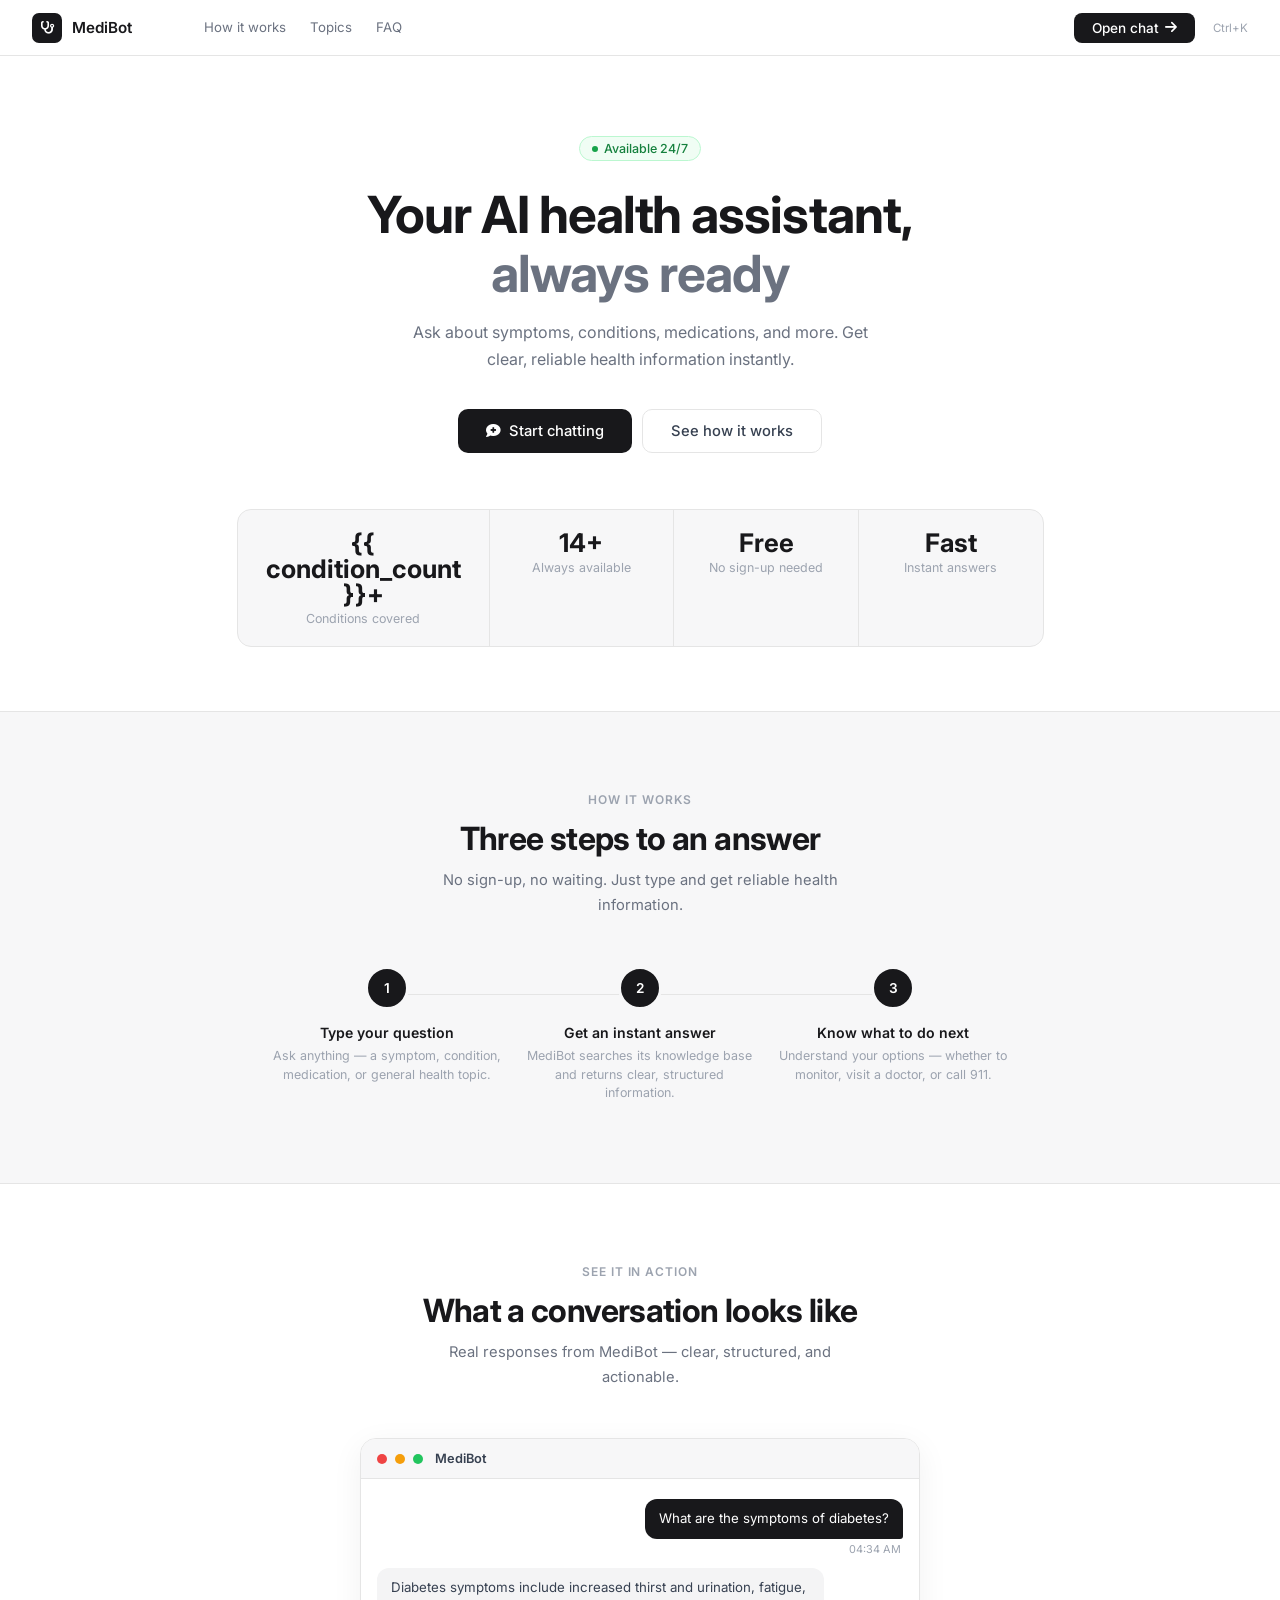
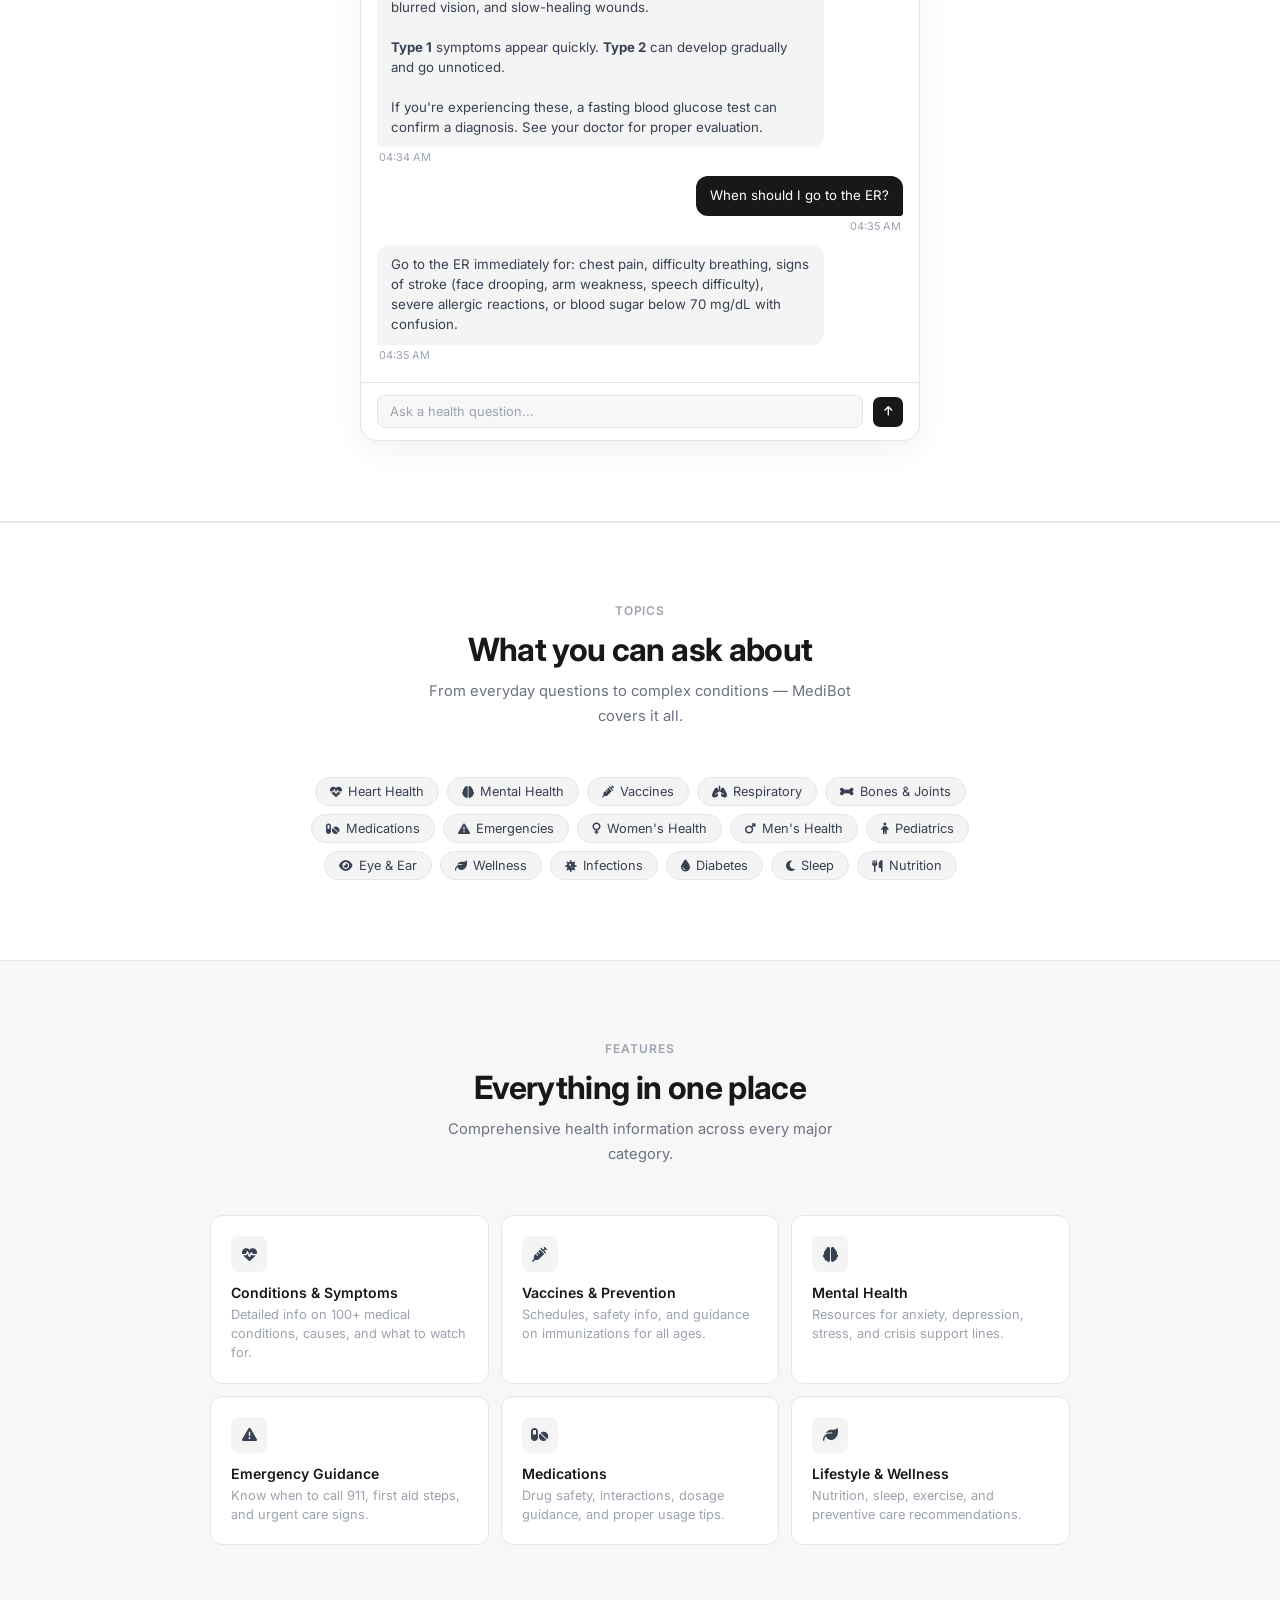
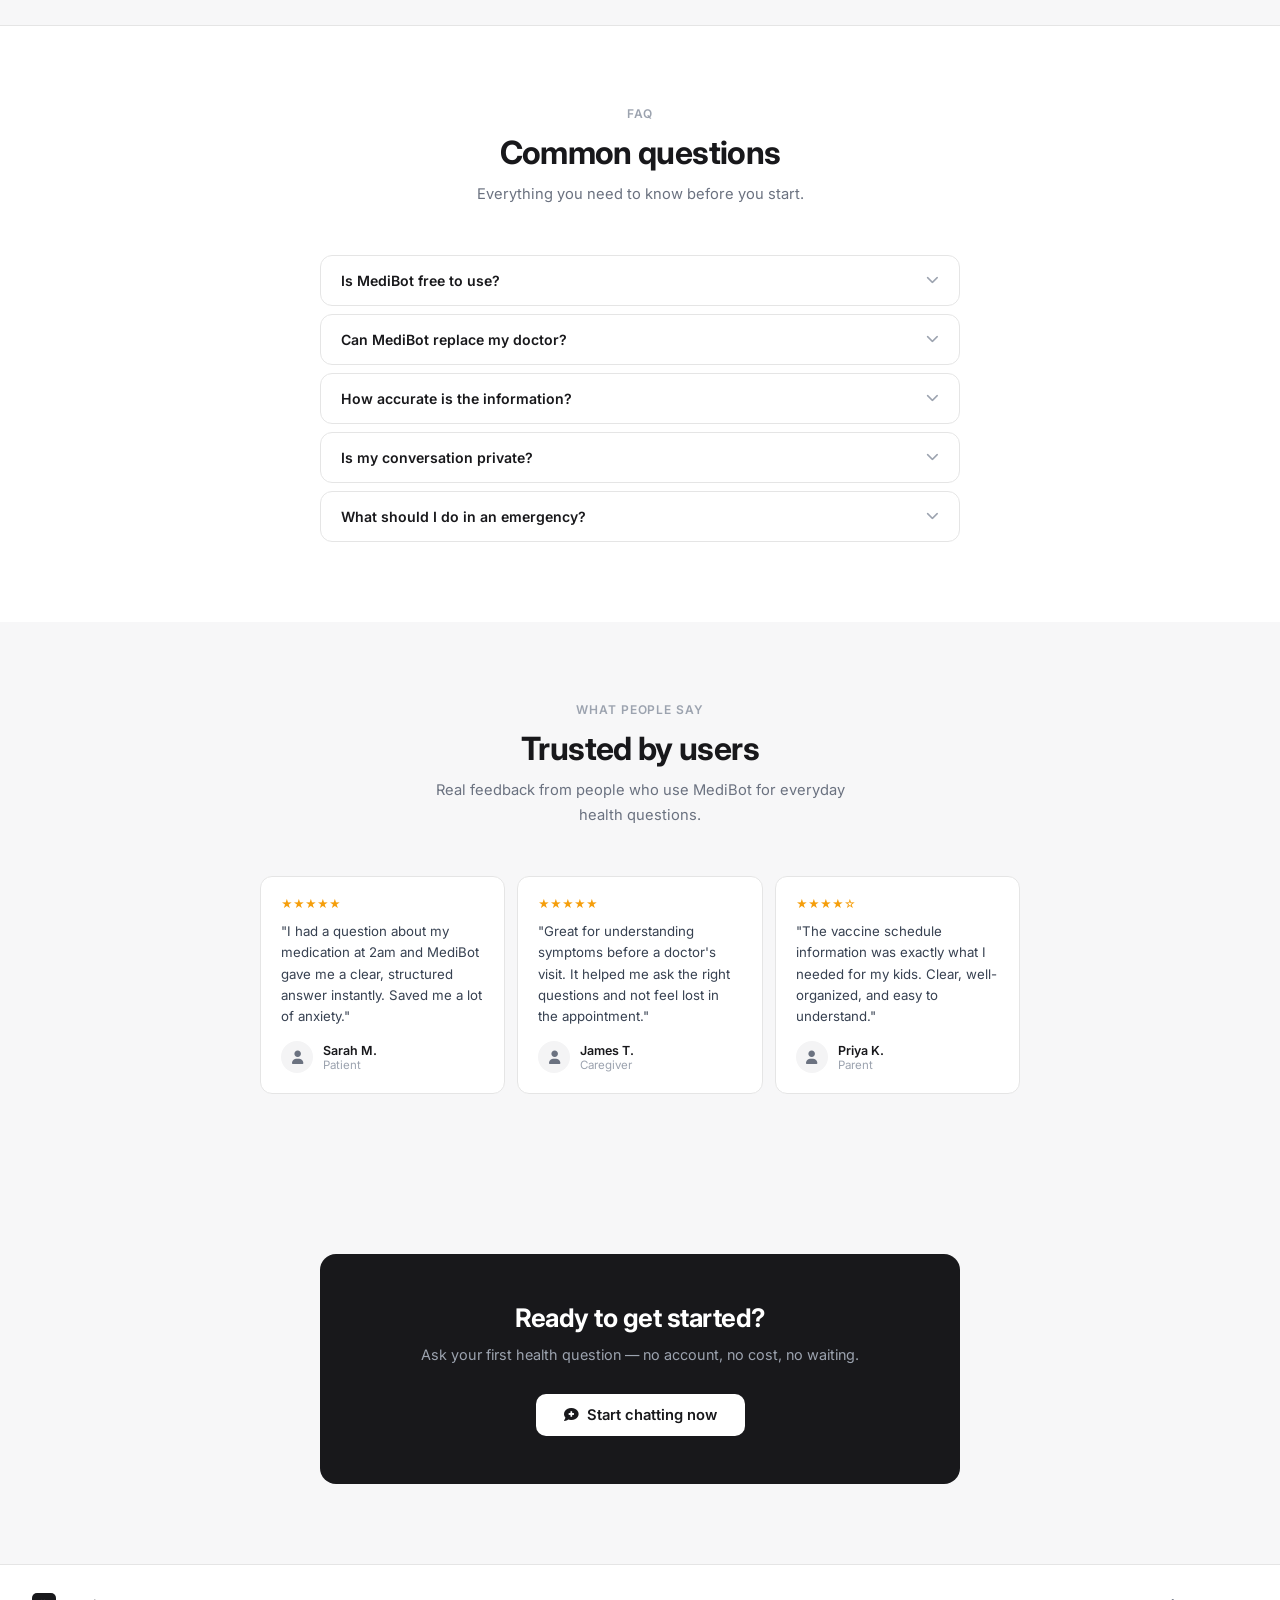
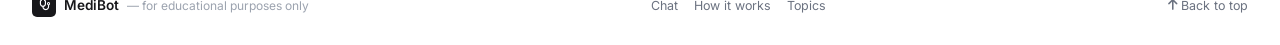
<file: templates/index.html>
<!DOCTYPE html>
<html lang="en">
<head>
    <meta charset="UTF-8">
    <meta name="viewport" content="width=device-width, initial-scale=1.0">
    <title>MediBot — AI Health Assistant</title>
    <meta name="theme-color" content="#ffffff">
    <link rel="icon" type="image/svg+xml" href="/static/favicon.svg">
    <link rel="manifest" href="/static/manifest.json">
    <link rel="stylesheet" href="/static/style.css" media="print">
    <meta property="og:title" content="MediBot — AI Health Assistant">
    <meta property="og:description" content="Ask about symptoms, conditions, medications, and more. Get clear, reliable health information instantly.">
    <meta property="og:type" content="website">
    <meta property="og:image" content="/static/favicon.svg">
    <link href="https://fonts.googleapis.com/css2?family=Inter:wght@400;500;600;700&display=swap" rel="stylesheet">
    <link rel="stylesheet" href="https://cdnjs.cloudflare.com/ajax/libs/font-awesome/6.4.0/css/all.min.css">
    <style>
        *, *::before, *::after { box-sizing: border-box; margin: 0; padding: 0; }
        html { scroll-behavior: smooth; }

        body {
            font-family: 'Inter', sans-serif;
            background: #f7f7f8;
            color: #1a1a1a;
            min-height: 100vh;
            display: flex;
            flex-direction: column;
        }

        /* ── Nav ── */
        nav {
            height: 56px;
            background: #fff;
            border-bottom: 1px solid #e5e5e5;
            display: flex;
            align-items: center;
            padding: 0 32px;
            gap: 10px;
            position: sticky;
            top: 0;
            z-index: 100;
            animation: navSlide 0.4s ease both;
        }
        .nav-logo {
            width: 30px; height: 30px;
            background: #18181b; border-radius: 7px;
            display: flex; align-items: center; justify-content: center;
            color: white; font-size: 13px;
        }
        .nav-name { font-size: 0.95rem; font-weight: 600; color: #18181b; }
        .nav-links { display: flex; gap: 4px; margin-left: 20px; }
        .nav-link {
            font-size: 0.83rem; color: #6b7280; text-decoration: none;
            padding: 5px 10px; border-radius: 6px;
            transition: background 0.15s, color 0.15s;
        }
        .nav-link:hover { background: #f4f4f5; color: #18181b; }
        .nav-cta {
            margin-left: auto;
            background: #18181b; color: white; border: none;
            border-radius: 8px; padding: 7px 18px;
            font-size: 0.85rem; font-weight: 500; cursor: pointer;
            text-decoration: none; font-family: 'Inter', sans-serif;
            display: inline-flex; align-items: center; gap: 6px;
            transition: background 0.15s, transform 0.15s;
        }
        .nav-cta:hover { background: #374151; transform: translateY(-1px); }
        .nav-cta i { transition: transform 0.2s; }
        .nav-cta:hover i { transform: translateX(3px); }

        /* ── Section wrapper ── */
        .section { padding: 80px 24px; display: flex; flex-direction: column; align-items: center; }
        .section-label {
            font-size: 0.75rem; font-weight: 600; letter-spacing: 0.08em;
            text-transform: uppercase; color: #9ca3af; margin-bottom: 12px;
        }
        .section-title {
            font-size: clamp(1.5rem, 3vw, 2rem); font-weight: 700;
            color: #18181b; letter-spacing: -0.02em; text-align: center;
            margin-bottom: 10px;
        }
        .section-sub {
            font-size: 0.92rem; color: #6b7280; text-align: center;
            max-width: 440px; line-height: 1.7; margin-bottom: 48px;
        }

        /* ── Hero ── */
        .hero {
            padding: 80px 24px 64px;
            display: flex; flex-direction: column;
            align-items: center; text-align: center;
            background: #fff; border-bottom: 1px solid #e5e5e5;
        }
        .hero-badge {
            display: inline-flex; align-items: center; gap: 6px;
            background: #f0fdf4; border: 1px solid #bbf7d0;
            color: #15803d; border-radius: 20px;
            padding: 4px 12px; font-size: 0.78rem; font-weight: 500;
            margin-bottom: 24px;
            animation: fadeUp 0.5s ease 0.1s both, badgePulse 2.4s ease 1s infinite;
        }
        .hero-badge span {
            width: 6px; height: 6px; background: #16a34a;
            border-radius: 50%; display: inline-block;
        }
        .hero h1 {
            font-size: clamp(2rem, 5vw, 3.2rem); font-weight: 700;
            color: #18181b; line-height: 1.15; letter-spacing: -0.02em;
            max-width: 640px; margin-bottom: 16px;
            animation: fadeUp 0.5s ease 0.2s both;
        }
        .hero h1 em { font-style: normal; color: #6b7280; }
        .hero > p {
            font-size: 1rem; color: #6b7280; max-width: 460px;
            line-height: 1.7; margin-bottom: 36px;
            animation: fadeUp 0.5s ease 0.3s both;
        }
        .hero-actions {
            display: flex; gap: 10px; flex-wrap: wrap;
            justify-content: center; margin-bottom: 56px;
            animation: fadeUp 0.5s ease 0.4s both;
        }
        .stats {
            display: flex; border: 1px solid #e5e5e5;
            border-radius: 14px; background: #f7f7f8; overflow: hidden;
            animation: fadeUp 0.5s ease 0.5s both;
        }
        .stat { flex: 1; padding: 20px 28px; text-align: center; border-right: 1px solid #e5e5e5; }
        .stat:last-child { border-right: none; }
        .stat-num { font-size: 1.6rem; font-weight: 700; color: #18181b; display: block; line-height: 1; margin-bottom: 4px; }
        .stat-label { font-size: 0.78rem; color: #9ca3af; }

        /* ── Buttons ── */
        .btn-primary {
            background: #18181b; color: white; border: none;
            border-radius: 10px; padding: 12px 28px;
            font-size: 0.92rem; font-weight: 500; cursor: pointer;
            text-decoration: none; font-family: 'Inter', sans-serif;
            display: inline-flex; align-items: center; gap: 8px;
            transition: background 0.15s, transform 0.15s, box-shadow 0.15s;
        }
        .btn-primary:hover { background: #374151; transform: translateY(-2px); box-shadow: 0 6px 20px rgba(24,24,27,0.18); }
        .btn-primary .spinner {
            display: none;
            width: 14px; height: 14px;
            border: 2px solid rgba(255,255,255,0.3);
            border-top-color: white;
            border-radius: 50%;
            animation: spin 0.6s linear infinite;
        }
        .btn-primary.loading .spinner { display: inline-block; }
        .btn-primary.loading .btn-icon { display: none; }
        .btn-primary.loading { pointer-events: none; opacity: 0.85; }
        @keyframes spin { to { transform: rotate(360deg); } }

        .btn-secondary {
            background: #fff; color: #374151; border: 1px solid #e5e5e5;
            border-radius: 10px; padding: 12px 28px;
            font-size: 0.92rem; font-weight: 500; cursor: pointer;
            text-decoration: none; font-family: 'Inter', sans-serif;
            display: inline-flex; align-items: center; gap: 8px;
            transition: all 0.15s, transform 0.15s;
        }
        .btn-secondary:hover { background: #f4f4f5; border-color: #d1d5db; transform: translateY(-2px); }

        /* ── How it works ── */
        .steps {
            display: flex; gap: 0; max-width: 760px; width: 100%;
            position: relative;
        }
        .steps::before {
            content: '';
            position: absolute; top: 28px; left: calc(16.6% + 14px);
            right: calc(16.6% + 14px); height: 1px;
            background: #e5e5e5; z-index: 0;
        }
        .step { flex: 1; display: flex; flex-direction: column; align-items: center; text-align: center; padding: 0 12px; position: relative; z-index: 1; }
        .step-num {
            width: 44px; height: 44px; border-radius: 50%;
            background: #18181b; color: white;
            display: flex; align-items: center; justify-content: center;
            font-size: 0.85rem; font-weight: 600; margin-bottom: 14px;
            border: 3px solid #f7f7f8;
            transition: transform 0.2s, box-shadow 0.2s;
        }
        .step:hover .step-num { transform: scale(1.12); box-shadow: 0 4px 16px rgba(24,24,27,0.2); }
        .step h3 { font-size: 0.88rem; font-weight: 600; color: #18181b; margin-bottom: 6px; }
        .step p  { font-size: 0.78rem; color: #9ca3af; line-height: 1.5; }

        /* ── Chat preview ── */
        .chat-preview {
            background: #fff; border: 1px solid #e5e5e5;
            border-radius: 16px; max-width: 560px; width: 100%;
            overflow: hidden; box-shadow: 0 8px 32px rgba(0,0,0,0.06);
        }
        .preview-topbar {
            background: #f7f7f8; border-bottom: 1px solid #e5e5e5;
            padding: 12px 16px; display: flex; align-items: center; gap: 8px;
        }
        .preview-dot { width: 10px; height: 10px; border-radius: 50%; }
        .preview-title { font-size: 0.8rem; font-weight: 600; color: #374151; margin-left: 4px; }
        .preview-messages { padding: 20px 16px; display: flex; flex-direction: column; gap: 12px; }
        .pm { display: flex; flex-direction: column; }
        .pm.user { align-items: flex-end; }
        .pm.bot  { align-items: flex-start; }
        .pm-bubble {
            padding: 10px 14px; border-radius: 12px;
            font-size: 0.83rem; line-height: 1.5; max-width: 85%;
        }
        .pm.user .pm-bubble { background: #18181b; color: #fff; border-bottom-right-radius: 3px; }
        .pm.bot  .pm-bubble { background: #f4f4f5; color: #374151; border-bottom-left-radius: 3px; }
        .pm-time { font-size: 0.68rem; color: #9ca3af; margin-top: 3px; padding: 0 2px; }
        .preview-input {
            border-top: 1px solid #e5e5e5; padding: 12px 16px;
            display: flex; align-items: center; gap: 10px;
        }
        .preview-input-box {
            flex: 1; background: #f7f7f8; border: 1px solid #e5e5e5;
            border-radius: 8px; padding: 8px 12px;
            font-size: 0.8rem; color: #9ca3af;
        }
        .preview-send {
            width: 30px; height: 30px; background: #18181b;
            border-radius: 7px; display: flex; align-items: center;
            justify-content: center; color: white; font-size: 11px;
        }

        /* ── Topics ── */
        .topics-section { background: #fff; border-top: 1px solid #e5e5e5; border-bottom: 1px solid #e5e5e5; }
        .topic-pills {
            display: flex; flex-wrap: wrap; gap: 8px;
            justify-content: center; max-width: 720px;
        }
        .topic-pill {
            background: #f4f4f5; border: 1px solid #e5e5e5;
            border-radius: 20px; padding: 6px 14px;
            font-size: 0.8rem; color: #374151;
            display: inline-flex; align-items: center; gap: 6px;
            cursor: pointer; text-decoration: none;
            transition: all 0.15s;
        }
        .topic-pill:hover { background: #18181b; color: #fff; border-color: #18181b; transform: translateY(-2px); }
        .topic-pill i { font-size: 0.75rem; }

        /* ── Features ── */
        .features {
            display: grid; grid-template-columns: repeat(auto-fit, minmax(220px, 1fr));
            gap: 12px; max-width: 860px; width: 100%;
        }
        .feature-card {
            background: #fff; border: 1px solid #e5e5e5;
            border-radius: 12px; padding: 20px; text-align: left;
            opacity: 0; transform: translateY(18px);
            transition: opacity 0.4s ease, transform 0.4s ease, box-shadow 0.15s;
        }
        .feature-card.visible { opacity: 1; transform: translateY(0); }
        .feature-card:hover { box-shadow: 0 6px 24px rgba(0,0,0,0.08); transform: translateY(-3px); }
        .feature-card:hover .feature-icon i { animation: iconSpin 0.4s ease; }
        .feature-icon {
            width: 36px; height: 36px; background: #f4f4f5;
            border-radius: 8px; display: flex; align-items: center;
            justify-content: center; font-size: 15px; color: #374151; margin-bottom: 12px;
        }
        .feature-card h3 { font-size: 0.88rem; font-weight: 600; color: #18181b; margin-bottom: 4px; }
        .feature-card p  { font-size: 0.8rem; color: #9ca3af; line-height: 1.5; }

        /* ── CTA banner ── */
        .cta-banner {
            background: #18181b; border-radius: 16px;
            padding: 48px 32px; text-align: center;
            max-width: 640px; width: 100%;
        }
        .cta-banner h2 { font-size: 1.6rem; font-weight: 700; color: #fff; margin-bottom: 10px; letter-spacing: -0.02em; }
        .cta-banner p  { font-size: 0.9rem; color: #9ca3af; margin-bottom: 28px; line-height: 1.6; }
        .btn-white {
            background: #fff; color: #18181b; border: none;
            border-radius: 10px; padding: 12px 28px;
            font-size: 0.92rem; font-weight: 600; cursor: pointer;
            text-decoration: none; font-family: 'Inter', sans-serif;
            display: inline-flex; align-items: center; gap: 8px;
            transition: all 0.15s;
        }
        .btn-white:hover { background: #f4f4f5; transform: translateY(-2px); }

        /* ── FAQ ── */
        .faq-list { max-width: 640px; width: 100%; display: flex; flex-direction: column; gap: 8px; }
        .faq-item {
            background: #fff; border: 1px solid #e5e5e5;
            border-radius: 12px; overflow: hidden;
            transition: box-shadow 0.15s;
        }
        .faq-item:hover { box-shadow: 0 4px 16px rgba(0,0,0,0.06); }
        .faq-q {
            width: 100%; background: none; border: none;
            padding: 16px 20px; display: flex; align-items: center;
            justify-content: space-between; cursor: pointer;
            font-family: 'Inter', sans-serif; font-size: 0.88rem;
            font-weight: 600; color: #18181b; text-align: left;
            gap: 12px;
        }
        .faq-q i { color: #9ca3af; transition: transform 0.25s; flex-shrink: 0; font-size: 0.8rem; }
        .faq-item.open .faq-q i { transform: rotate(180deg); color: #18181b; }
        .faq-a {
            max-height: 0; overflow: hidden;
            transition: max-height 0.3s ease, padding 0.3s ease;
            font-size: 0.83rem; color: #6b7280; line-height: 1.7;
            padding: 0 20px;
        }
        .faq-item.open .faq-a { max-height: 200px; padding: 0 20px 16px; }

        /* ── Testimonials ── */
        .testimonials {
            display: grid; grid-template-columns: repeat(auto-fit, minmax(220px, 1fr));
            gap: 12px; max-width: 760px; width: 100%;
        }
        .testimonial {
            background: #fff; border: 1px solid #e5e5e5;
            border-radius: 12px; padding: 20px;
            opacity: 0; transform: translateY(16px);
            transition: opacity 0.4s ease, transform 0.4s ease;
        }
        .testimonial.visible { opacity: 1; transform: translateY(0); }
        .testimonial p { font-size: 0.83rem; color: #374151; line-height: 1.6; margin-bottom: 14px; }
        .testimonial-author { display: flex; align-items: center; gap: 10px; }
        .t-avatar {
            width: 32px; height: 32px; border-radius: 50%;
            background: #f4f4f5; display: flex; align-items: center;
            justify-content: center; font-size: 13px; color: #6b7280;
        }
        .t-name { font-size: 0.78rem; font-weight: 600; color: #18181b; }
        .t-role { font-size: 0.72rem; color: #9ca3af; }
        .t-stars { color: #f59e0b; font-size: 0.7rem; margin-bottom: 10px; }

        /* ── Footer ── */
        footer {
            background: #fff; border-top: 1px solid #e5e5e5;
            padding: 28px 32px;
            display: flex; align-items: center; justify-content: space-between;
            flex-wrap: wrap; gap: 12px;
        }
        .footer-left { display: flex; align-items: center; gap: 8px; }
        .footer-logo {
            width: 24px; height: 24px; background: #18181b;
            border-radius: 5px; display: flex; align-items: center;
            justify-content: center; color: white; font-size: 10px;
        }
        .footer-name { font-size: 0.85rem; font-weight: 600; color: #18181b; }
        .footer-copy { font-size: 0.75rem; color: #9ca3af; }
        .footer-links { display: flex; gap: 16px; }
        .footer-links a { font-size: 0.78rem; color: #6b7280; text-decoration: none; transition: color 0.15s; }
        .footer-links a:hover { color: #18181b; }
        .back-top {
            font-size: 0.78rem; color: #6b7280; text-decoration: none;
            display: flex; align-items: center; gap: 4px; transition: color 0.15s;
        }
        .back-top:hover { color: #18181b; }

        /* ── Animations ── */
        @keyframes fadeUp { from { opacity:0; transform:translateY(22px); } to { opacity:1; transform:translateY(0); } }
        @keyframes badgePulse { 0%,100% { box-shadow:0 0 0 0 rgba(22,163,74,.35); } 50% { box-shadow:0 0 0 6px rgba(22,163,74,0); } }
        @keyframes navSlide { from { opacity:0; transform:translateY(-10px); } to { opacity:1; transform:translateY(0); } }
        @keyframes iconSpin { 0% { transform:rotate(0) scale(1); } 50% { transform:rotate(-12deg) scale(1.15); } 100% { transform:rotate(0) scale(1); } }

        .scroll-reveal { opacity: 0; transform: translateY(20px); transition: opacity 0.5s ease, transform 0.5s ease; }
        .scroll-reveal.visible { opacity: 1; transform: translateY(0); }

        @media (max-width: 600px) {
            nav { padding: 0 16px; }
            .nav-links { display: none; }
            .section { padding: 56px 16px; }
            .stats { flex-direction: column; }
            .stat { border-right: none; border-bottom: 1px solid #e5e5e5; }
            .stat:last-child { border-bottom: none; }
            .steps { flex-direction: column; gap: 28px; }
            .steps::before { display: none; }
            footer { flex-direction: column; align-items: flex-start; }
        }
    </style>
</head>
<body>

    <!-- Nav -->
    <nav>
        <div class="nav-logo"><i class="fas fa-stethoscope"></i></div>
        <span class="nav-name">MediBot</span>
        <nav class="nav-links">
            <a href="#how" class="nav-link">How it works</a>
            <a href="#topics" class="nav-link">Topics</a>
            <a href="#faq" class="nav-link">FAQ</a>
        </nav>
        <a href="/chat" class="nav-cta">Open chat <i class="fas fa-arrow-right"></i></a>
        <span style="font-size:0.72rem;color:#9ca3af;margin-left:8px;display:none;" id="kbHint">Ctrl+K</span>
    </nav>

    <!-- Hero -->
    <div class="hero">
        <div class="hero-badge"><span></span> Available 24/7</div>
        <h1>Your AI health assistant, <em>always ready</em></h1>
        <p>Ask about symptoms, conditions, medications, and more. Get clear, reliable health information instantly.</p>
        <div class="hero-actions">
            <a href="/chat" class="btn-primary" id="startChatBtn">
                <i class="fas fa-comment-medical btn-icon"></i>
                <span class="spinner"></span>
                Start chatting
            </a>
            <a href="#how" class="btn-secondary">See how it works</a>
        </div>
        <div class="stats">
            <div class="stat"><span class="stat-num">{{ condition_count }}+</span><div class="stat-label">Conditions covered</div></div>
            <div class="stat"><span class="stat-num">24/7</span><div class="stat-label">Always available</div></div>
            <div class="stat"><span class="stat-num">Free</span><div class="stat-label">No sign-up needed</div></div>
            <div class="stat"><span class="stat-num">Fast</span><div class="stat-label">Instant answers</div></div>
        </div>
    </div>

    <!-- How it works -->
    <div class="section" id="how">
        <p class="section-label scroll-reveal">How it works</p>
        <h2 class="section-title scroll-reveal">Three steps to an answer</h2>
        <p class="section-sub scroll-reveal">No sign-up, no waiting. Just type and get reliable health information.</p>
        <div class="steps scroll-reveal">
            <div class="step">
                <div class="step-num">1</div>
                <h3>Type your question</h3>
                <p>Ask anything — a symptom, condition, medication, or general health topic.</p>
            </div>
            <div class="step">
                <div class="step-num">2</div>
                <h3>Get an instant answer</h3>
                <p>MediBot searches its knowledge base and returns clear, structured information.</p>
            </div>
            <div class="step">
                <div class="step-num">3</div>
                <h3>Know what to do next</h3>
                <p>Understand your options — whether to monitor, visit a doctor, or call 911.</p>
            </div>
        </div>
    </div>

    <!-- Chat preview -->
    <div class="section" style="background:#fff; border-top:1px solid #e5e5e5; border-bottom:1px solid #e5e5e5;">
        <p class="section-label scroll-reveal">See it in action</p>
        <h2 class="section-title scroll-reveal">What a conversation looks like</h2>
        <p class="section-sub scroll-reveal">Real responses from MediBot — clear, structured, and actionable.</p>
        <div class="chat-preview scroll-reveal">
            <div class="preview-topbar">
                <div class="preview-dot" style="background:#ef4444"></div>
                <div class="preview-dot" style="background:#f59e0b"></div>
                <div class="preview-dot" style="background:#22c55e"></div>
                <span class="preview-title">MediBot</span>
            </div>
            <div class="preview-messages">
                <div class="pm user">
                    <div class="pm-bubble">What are the symptoms of diabetes?</div>
                    <div class="pm-time" id="pt1"></div>
                </div>
                <div class="pm bot">
                    <div class="pm-bubble">
                        Diabetes symptoms include increased thirst and urination, fatigue, blurred vision, and slow-healing wounds.<br><br>
                        <strong>Type 1</strong> symptoms appear quickly. <strong>Type 2</strong> can develop gradually and go unnoticed.<br><br>
                        If you're experiencing these, a fasting blood glucose test can confirm a diagnosis. See your doctor for proper evaluation.
                    </div>
                    <div class="pm-time" id="pt2"></div>
                </div>
                <div class="pm user">
                    <div class="pm-bubble">When should I go to the ER?</div>
                    <div class="pm-time" id="pt3"></div>
                </div>
                <div class="pm bot">
                    <div class="pm-bubble">
                        Go to the ER immediately for: chest pain, difficulty breathing, signs of stroke (face drooping, arm weakness, speech difficulty), severe allergic reactions, or blood sugar below 70 mg/dL with confusion.
                    </div>
                    <div class="pm-time" id="pt4"></div>
                </div>
            </div>
            <div class="preview-input">
                <div class="preview-input-box">Ask a health question...</div>
                <div class="preview-send"><i class="fas fa-arrow-up"></i></div>
            </div>
        </div>
    </div>

    <!-- Topics -->
    <div class="section topics-section" id="topics">
        <p class="section-label scroll-reveal">Topics</p>
        <h2 class="section-title scroll-reveal">What you can ask about</h2>
        <p class="section-sub scroll-reveal">From everyday questions to complex conditions — MediBot covers it all.</p>
        <div class="topic-pills scroll-reveal">
            <a href="/chat" class="topic-pill"><i class="fas fa-heart-pulse"></i> Heart Health</a>
            <a href="/chat" class="topic-pill"><i class="fas fa-brain"></i> Mental Health</a>
            <a href="/chat" class="topic-pill"><i class="fas fa-syringe"></i> Vaccines</a>
            <a href="/chat" class="topic-pill"><i class="fas fa-lungs"></i> Respiratory</a>
            <a href="/chat" class="topic-pill"><i class="fas fa-bone"></i> Bones & Joints</a>
            <a href="/chat" class="topic-pill"><i class="fas fa-pills"></i> Medications</a>
            <a href="/chat" class="topic-pill"><i class="fas fa-triangle-exclamation"></i> Emergencies</a>
            <a href="/chat" class="topic-pill"><i class="fas fa-venus"></i> Women's Health</a>
            <a href="/chat" class="topic-pill"><i class="fas fa-mars"></i> Men's Health</a>
            <a href="/chat" class="topic-pill"><i class="fas fa-child"></i> Pediatrics</a>
            <a href="/chat" class="topic-pill"><i class="fas fa-eye"></i> Eye & Ear</a>
            <a href="/chat" class="topic-pill"><i class="fas fa-leaf"></i> Wellness</a>
            <a href="/chat" class="topic-pill"><i class="fas fa-virus"></i> Infections</a>
            <a href="/chat" class="topic-pill"><i class="fas fa-droplet"></i> Diabetes</a>
            <a href="/chat" class="topic-pill"><i class="fas fa-moon"></i> Sleep</a>
            <a href="/chat" class="topic-pill"><i class="fas fa-utensils"></i> Nutrition</a>
        </div>
    </div>

    <!-- Features -->
    <div class="section" id="features">
        <p class="section-label scroll-reveal">Features</p>
        <h2 class="section-title scroll-reveal">Everything in one place</h2>
        <p class="section-sub scroll-reveal">Comprehensive health information across every major category.</p>
        <div class="features">
            <div class="feature-card"><div class="feature-icon"><i class="fas fa-heart-pulse"></i></div><h3>Conditions & Symptoms</h3><p>Detailed info on 100+ medical conditions, causes, and what to watch for.</p></div>
            <div class="feature-card"><div class="feature-icon"><i class="fas fa-syringe"></i></div><h3>Vaccines & Prevention</h3><p>Schedules, safety info, and guidance on immunizations for all ages.</p></div>
            <div class="feature-card"><div class="feature-icon"><i class="fas fa-brain"></i></div><h3>Mental Health</h3><p>Resources for anxiety, depression, stress, and crisis support lines.</p></div>
            <div class="feature-card"><div class="feature-icon"><i class="fas fa-triangle-exclamation"></i></div><h3>Emergency Guidance</h3><p>Know when to call 911, first aid steps, and urgent care signs.</p></div>
            <div class="feature-card"><div class="feature-icon"><i class="fas fa-pills"></i></div><h3>Medications</h3><p>Drug safety, interactions, dosage guidance, and proper usage tips.</p></div>
            <div class="feature-card"><div class="feature-icon"><i class="fas fa-leaf"></i></div><h3>Lifestyle & Wellness</h3><p>Nutrition, sleep, exercise, and preventive care recommendations.</p></div>
        </div>
    </div>

    <!-- FAQ -->
    <div class="section" id="faq" style="background:#fff; border-top:1px solid #e5e5e5;">
        <p class="section-label scroll-reveal">FAQ</p>
        <h2 class="section-title scroll-reveal">Common questions</h2>
        <p class="section-sub scroll-reveal">Everything you need to know before you start.</p>
        <div class="faq-list scroll-reveal">
            <div class="faq-item">
                <button class="faq-q">Is MediBot free to use? <i class="fas fa-chevron-down"></i></button>
                <div class="faq-a">Yes, completely free. No account, no subscription, no hidden fees. Just open the chat and start asking.</div>
            </div>
            <div class="faq-item">
                <button class="faq-q">Can MediBot replace my doctor? <i class="fas fa-chevron-down"></i></button>
                <div class="faq-a">No. MediBot provides general health information for educational purposes only. Always consult a qualified healthcare provider for diagnosis, treatment, or medical advice.</div>
            </div>
            <div class="faq-item">
                <button class="faq-q">How accurate is the information? <i class="fas fa-chevron-down"></i></button>
                <div class="faq-a">MediBot's knowledge base is built from established medical references covering 100+ conditions. It's regularly reviewed, but it's not a substitute for professional medical judgment.</div>
            </div>
            <div class="faq-item">
                <button class="faq-q">Is my conversation private? <i class="fas fa-chevron-down"></i></button>
                <div class="faq-a">Chat history is stored in your browser session only and cleared when you close the tab or click "New chat". Nothing is stored on a server long-term.</div>
            </div>
            <div class="faq-item">
                <button class="faq-q">What should I do in an emergency? <i class="fas fa-chevron-down"></i></button>
                <div class="faq-a">Call 102 immediately. Do not rely on MediBot for emergencies. For poison control, call 1-800-222-1222. For mental health crisis, call or text 988.</div>
            </div>
        </div>
    </div>

    <!-- Testimonials -->
    <div class="section">
        <p class="section-label scroll-reveal">What people say</p>
        <h2 class="section-title scroll-reveal">Trusted by users</h2>
        <p class="section-sub scroll-reveal">Real feedback from people who use MediBot for everyday health questions.</p>
        <div class="testimonials">
            <div class="testimonial">
                <div class="t-stars">★★★★★</div>
                <p>"I had a question about my medication at 2am and MediBot gave me a clear, structured answer instantly. Saved me a lot of anxiety."</p>
                <div class="testimonial-author">
                    <div class="t-avatar"><i class="fas fa-user"></i></div>
                    <div><div class="t-name">Sarah M.</div><div class="t-role">Patient</div></div>
                </div>
            </div>
            <div class="testimonial">
                <div class="t-stars">★★★★★</div>
                <p>"Great for understanding symptoms before a doctor's visit. It helped me ask the right questions and not feel lost in the appointment."</p>
                <div class="testimonial-author">
                    <div class="t-avatar"><i class="fas fa-user"></i></div>
                    <div><div class="t-name">James T.</div><div class="t-role">Caregiver</div></div>
                </div>
            </div>
            <div class="testimonial">
                <div class="t-stars">★★★★☆</div>
                <p>"The vaccine schedule information was exactly what I needed for my kids. Clear, well-organized, and easy to understand."</p>
                <div class="testimonial-author">
                    <div class="t-avatar"><i class="fas fa-user"></i></div>
                    <div><div class="t-name">Priya K.</div><div class="t-role">Parent</div></div>
                </div>
            </div>
        </div>
    </div>

    <!-- CTA banner -->
    <div class="section">
        <div class="cta-banner scroll-reveal">
            <h2>Ready to get started?</h2>
            <p>Ask your first health question — no account, no cost, no waiting.</p>
            <a href="/chat" class="btn-white"><i class="fas fa-comment-medical"></i> Start chatting now</a>
        </div>
    </div>

    <!-- Footer -->
    <footer>
        <div class="footer-left">
            <div class="footer-logo"><i class="fas fa-stethoscope"></i></div>
            <span class="footer-name">MediBot</span>
            <span class="footer-copy">— for educational purposes only</span>
        </div>
        <div class="footer-links">
            <a href="/chat">Chat</a>
            <a href="#how">How it works</a>
            <a href="#topics">Topics</a>
        </div>
        <a href="#" class="back-top"><i class="fas fa-arrow-up"></i> Back to top</a>
    </footer>

    <script>
        // Live chat preview timestamps
        (function() {
            const fmt = d => d.toLocaleTimeString([], { hour: '2-digit', minute: '2-digit' });
            const now = new Date();
            const m1 = new Date(now - 2 * 60000);
            const m2 = new Date(now - 60000);
            document.getElementById('pt1').textContent = fmt(m1);
            document.getElementById('pt2').textContent = fmt(m1);
            document.getElementById('pt3').textContent = fmt(m2);
            document.getElementById('pt4').textContent = fmt(m2);
        })();

        // Start chatting spinner
        document.getElementById('startChatBtn').addEventListener('click', function() {
            this.classList.add('loading');
        });

        // Scroll reveal
        const reveals = document.querySelectorAll('.scroll-reveal');
        const ro = new IntersectionObserver(entries => {
            entries.forEach((e, i) => {
                if (e.isIntersecting) {
                    setTimeout(() => e.target.classList.add('visible'), i * 60);
                    ro.unobserve(e.target);
                }
            });
        }, { threshold: 0.1 });
        reveals.forEach(r => ro.observe(r));

        // Feature cards stagger
        const cards = document.querySelectorAll('.feature-card');
        const co = new IntersectionObserver(entries => {
            entries.forEach((e, i) => {
                if (e.isIntersecting) {
                    setTimeout(() => e.target.classList.add('visible'), i * 80);
                    co.unobserve(e.target);
                }
            });
        }, { threshold: 0.12 });
        cards.forEach(c => co.observe(c));

        // Testimonials stagger
        const tCards = document.querySelectorAll('.testimonial');
        const to = new IntersectionObserver(entries => {
            entries.forEach((e, i) => {
                if (e.isIntersecting) {
                    setTimeout(() => e.target.classList.add('visible'), i * 100);
                    to.unobserve(e.target);
                }
            });
        }, { threshold: 0.12 });
        tCards.forEach(t => to.observe(t));

        // Count-up stats
        function countUp(el, target, dur) {
            let v = 0, step = target / (dur / 16);
            const t = setInterval(() => {
                v += step;
                if (v >= target) { el.textContent = target + '+'; clearInterval(t); return; }
                el.textContent = Math.floor(v) + '+';
            }, 16);
        }
        new IntersectionObserver(entries => {
            entries.forEach(e => {
                if (e.isIntersecting) {
                    e.target.querySelectorAll('.stat-num').forEach(n => {
                        const raw = parseInt(n.textContent);
                        if (!isNaN(raw)) countUp(n, raw, 900);
                    });
                }
            });
        }, { threshold: 0.5 }).observe(document.querySelector('.stats'));

        // FAQ accordion
        document.querySelectorAll('.faq-q').forEach(btn => {
            btn.addEventListener('click', () => {
                const item = btn.parentElement;
                const isOpen = item.classList.contains('open');
                document.querySelectorAll('.faq-item').forEach(i => i.classList.remove('open'));
                if (!isOpen) item.classList.add('open');
            });
        });

        // Ctrl+K → go to chat
        document.getElementById('kbHint').style.display = 'inline';
        document.addEventListener('keydown', e => {
            if ((e.ctrlKey || e.metaKey) && e.key === 'k') {
                e.preventDefault();
                window.location.href = '/chat';
            }
        });

        if ('serviceWorker' in navigator) {
            navigator.serviceWorker.register('/static/sw.js');
        }
    </script>
</body>
</html>
</file>
<file: static/style.css>
/* Additional CSS for MediBot - Medical Chatbot */
/* The main styling is now embedded in the HTML template */

/* Custom medical-themed colors and utilities */
:root {
    --medical-primary: #2c5aa0;
    --medical-secondary: #4a90e2;
    --medical-success: #28a745;
    --medical-danger: #dc3545;
    --medical-warning: #ffc107;
    --medical-info: #17a2b8;
}

/* Additional responsive utilities */
@media (max-width: 480px) {
    .chat-container {
        margin: 5px;
        height: 98vh;
        border-radius: 10px;
    }
    
    .chat-header {
        padding: 10px 15px;
    }
    
    .bot-info h3 {
        font-size: 1.1rem;
    }
    
    .suggestion-btn {
        font-size: 0.8rem;
        padding: 6px 12px;
    }
}

/* Print styles for medical information */
@media print {
    * { box-shadow: none !important; animation: none !important; }

    body { background: #fff; color: #000; font-family: Georgia, serif; }

    /* Hide everything except messages */
    .topbar, .emergency-strip, .input-area,
    .empty-state, .typing-row, .msg-actions,
    .followup-chips, .message-actions,
    #scrollTopBtn, .search-bar { display: none !important; }

    /* Print header */
    .chat-area::before {
        content: "MediBot — Chat Export";
        display: block;
        font-size: 1.1rem;
        font-weight: bold;
        border-bottom: 2px solid #000;
        padding-bottom: 8px;
        margin-bottom: 16px;
    }

    .chat-area { padding: 0; overflow: visible; }

    /* Show all messages cleanly */
    .message-row { page-break-inside: avoid; margin-bottom: 14px; }
    .message-row.user { align-items: flex-start; }

    .message-row.user .bubble::before { content: "You: "; font-weight: bold; }
    .message-row.bot  .bubble::before { content: "MediBot: "; font-weight: bold; }

    .bubble {
        background: none !important;
        border: none !important;
        color: #000 !important;
        padding: 0 !important;
        max-width: 100% !important;
        font-size: 10pt;
        line-height: 1.5;
    }

    .msg-time { color: #666; font-size: 8pt; }

    /* Page footer */
    @page {
        margin: 2cm;
        @bottom-center {
            content: "MediBot — For educational purposes only. Not a substitute for medical advice.";
            font-size: 8pt;
            color: #666;
        }
    }
}

/* Accessibility improvements */
.message-content:focus,
.suggestion-btn:focus,
.send-button:focus,
.message-input:focus {
    outline: 2px solid var(--medical-primary);
    outline-offset: 2px;
}

/* High contrast mode support */
@media (prefers-contrast: high) {
    .chat-container {
        border: 2px solid #000;
    }
    
    .message.bot .message-content {
        border: 2px solid #000;
    }
    
    .message.user .message-content {
        background: #000;
        color: #fff;
    }
}

/* Reduced motion support */
@media (prefers-reduced-motion: reduce) {
    .message,
    .typing-dot,
    .status-indicator,
    .send-button,
    .suggestion-btn {
        animation: none;
        transition: none;
    }
}

/* Dark mode support (future enhancement) */
@media (prefers-color-scheme: dark) {
    /* Dark mode styles can be added here if needed */
}
</file>
